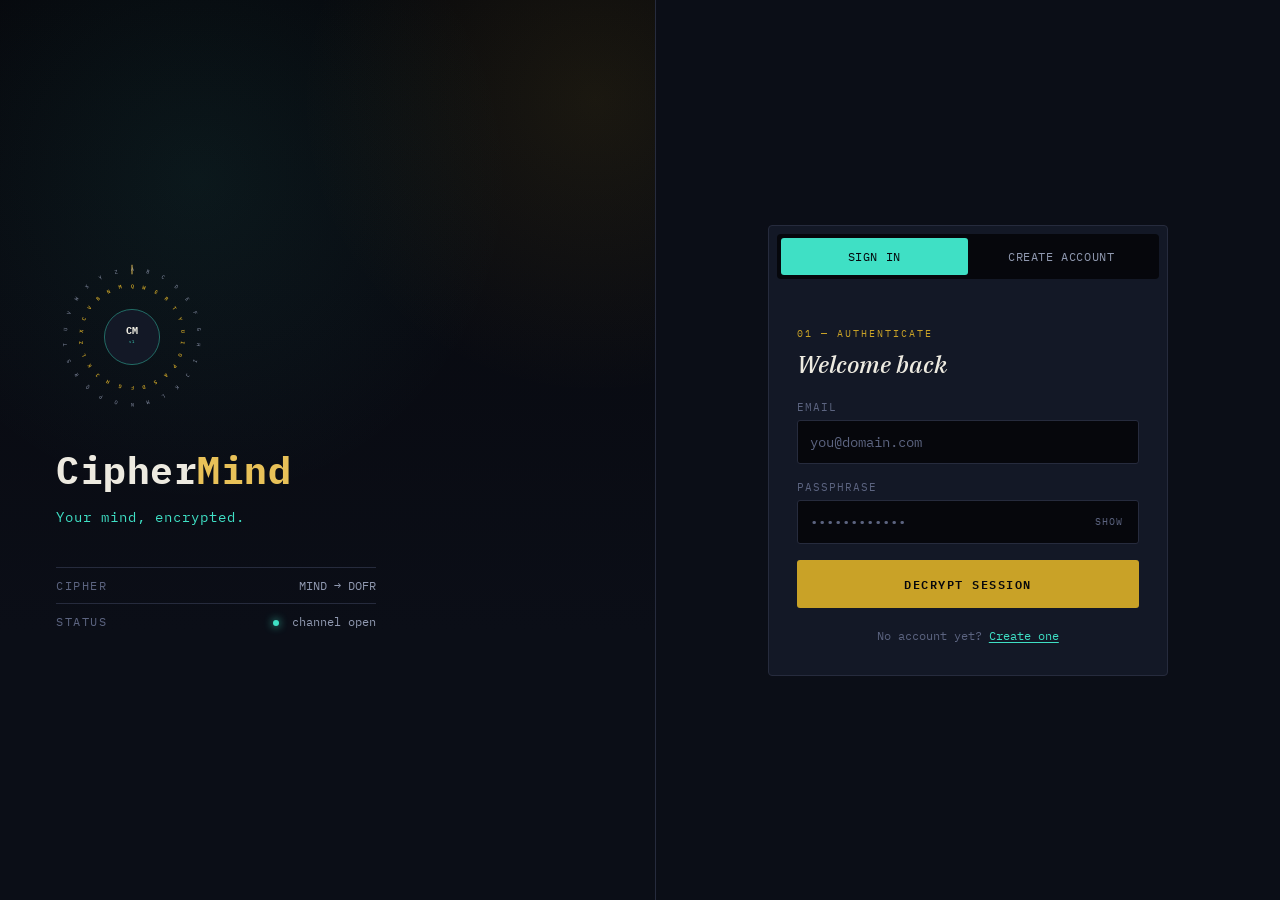
<file: index.html>
<!DOCTYPE html>
<html lang="en">
<head>
<meta charset="UTF-8">
<meta name="viewport" content="width=device-width, initial-scale=1.0">
<title>CipherMind — Access</title>
<link rel="icon" href="data:image/svg+xml,<svg xmlns=%22http://www.w3.org/2000/svg%22 viewBox=%220 0 100 100%22><circle cx=%2250%22 cy=%2250%22 r=%2245%22 fill=%22%230B0E17%22 stroke=%22%23C9A227%22 stroke-width=%224%22/><circle cx=%2250%22 cy=%2250%22 r=%2210%22 fill=%22%233FE0C5%22/></svg>">
<link rel="preconnect" href="https://fonts.googleapis.com">
<link rel="preconnect" href="https://fonts.gstatic.com" crossorigin>
<link href="https://fonts.googleapis.com/css2?family=IBM+Plex+Mono:wght@400;500;600;700&family=IBM+Plex+Serif:ital,wght@0,400;0,500;1,400&display=swap" rel="stylesheet">
<link rel="stylesheet" href="style.css">
</head>
<body>

<div class="stage">

  <section class="identity-panel" aria-hidden="false">
    <div class="identity-panel__glow"></div>

    <div class="wordmark">
      <svg class="wheel" viewBox="0 0 320 320" role="img" aria-label="CipherMind cipher wheel logo">
        <g id="wheelOuter" class="wheel__ring wheel__ring--outer"></g>
        <g id="wheelInner" class="wheel__ring wheel__ring--inner"></g>
        <circle cx="160" cy="160" r="58" class="wheel__hub"></circle>
        <circle cx="160" cy="160" r="58" class="wheel__hub-ring"></circle>
        <text x="160" y="153" class="wheel__hub-label">CM</text>
        <text x="160" y="172" class="wheel__hub-sub">v1</text>
        <line x1="160" y1="8" x2="160" y2="28" class="wheel__pointer"></line>
      </svg>
    </div>

    <h1 class="brand-name">Cipher<span>Mind</span></h1>

    <p class="tagline" id="tagline" data-text="Your mind, encrypted.">Your mind, encrypted.</p>

    <dl class="specs">
      <div class="specs__row">
        <dt>cipher</dt>
        <dd id="specCipher">— — — — — —</dd>
      </div>
      <div class="specs__row">
        <dt>status</dt>
        <dd><span class="dot dot--live"></span> channel open</dd>
      </div>
    </dl>
  </section>

  <section class="auth-panel">
    <div class="auth-card">

      <div class="tabs" role="tablist" aria-label="Authentication mode">
        <button class="tab" id="tabLogin" role="tab" aria-selected="true" aria-controls="panelLogin">Sign in</button>
        <button class="tab" id="tabRegister" role="tab" aria-selected="false" aria-controls="panelRegister">Create account</button>
        <span class="tabs__indicator" id="tabIndicator"></span>
      </div>

      <form class="panel panel--active" id="panelLogin" role="tabpanel" aria-labelledby="tabLogin" novalidate>
        <p class="panel__eyebrow">01 — Authenticate</p>
        <h2 class="panel__title">Welcome back</h2>

        <label class="field">
          <span class="field__label">Email</span>
          <input type="email" name="email" id="loginEmail" autocomplete="email" required placeholder="you@domain.com">
        </label>

        <label class="field">
          <span class="field__label">Passphrase</span>
          <div class="field__input-row">
            <input type="password" name="password" id="loginPassword" autocomplete="current-password" required placeholder="••••••••••••">
            <button type="button" class="field__toggle" data-toggle-for="loginPassword" aria-label="Show passphrase">show</button>
          </div>
        </label>

        <p class="form-error" id="loginError" role="alert" aria-live="polite"></p>

        <button type="submit" class="btn btn--primary" id="loginSubmit">
          <span class="btn__label">Decrypt session</span>
          <span class="btn__spinner" aria-hidden="true"></span>
        </button>

        <p class="panel__footnote">No account yet? <button type="button" class="linklike" data-switch="register">Create one</button></p>
      </form>

      <form class="panel" id="panelRegister" role="tabpanel" aria-labelledby="tabRegister" novalidate hidden>
        <p class="panel__eyebrow">01 — Enroll</p>
        <h2 class="panel__title">Generate a new key</h2>

        <label class="field">
          <span class="field__label">Name</span>
          <input type="text" name="name" id="registerName" autocomplete="name" required placeholder="Ada Lovelace">
        </label>

        <label class="field">
          <span class="field__label">Email</span>
          <input type="email" name="email" id="registerEmail" autocomplete="email" required placeholder="you@domain.com">
        </label>

        <label class="field">
          <span class="field__label">Passphrase</span>
          <div class="field__input-row">
            <input type="password" name="password" id="registerPassword" autocomplete="new-password" required minlength="8" placeholder="min. 8 characters">
            <button type="button" class="field__toggle" data-toggle-for="registerPassword" aria-label="Show passphrase">show</button>
          </div>
        </label>

        <div class="strength" aria-hidden="true">
          <div class="strength__bars">
            <span class="strength__bar" data-bar="0"></span>
            <span class="strength__bar" data-bar="1"></span>
            <span class="strength__bar" data-bar="2"></span>
            <span class="strength__bar" data-bar="3"></span>
          </div>
          <span class="strength__label" id="strengthLabel">key strength</span>
        </div>

        <p class="form-error" id="registerError" role="alert" aria-live="polite"></p>
        <p class="form-success" id="registerSuccess" role="status" aria-live="polite"></p>

        <button type="submit" class="btn btn--primary" id="registerSubmit">
          <span class="btn__label">Generate key</span>
          <span class="btn__spinner" aria-hidden="true"></span>
        </button>

        <p class="panel__footnote">Already enrolled? <button type="button" class="linklike" data-switch="login">Sign in</button></p>
      </form>

    </div>

    <p class="config-warning" id="configWarning" hidden>
      ⚠ Backend not configured — set <code>API_BASE</code> in <code>app.js</code> to your deployed Apps Script URL.
    </p>
  </section>

</div>

<script src="app.js"></script>
</body>
</html>
</file>
<file: style.css>
/* ===========================================================
   CIPHERMIND — design tokens
   ink & brass mechanical cipher, with a bioluminescent signal accent
   =========================================================== */
:root{
  --ink:        #0B0E17;
  --ink-deep:   #06070C;
  --panel:      #131826;
  --panel-2:    #171D2E;
  --border:     #262B3D;
  --border-lit: #3A3F58;

  --brass:      #C9A227;
  --brass-hi:   #E8C158;
  --signal:     #3FE0C5;
  --signal-dim: #23806F;

  --text:       #EDEAE0;
  --text-dim:   #9099B0;
  --text-faint: #5C6480;

  --error:      #E4573D;
  --success:    #3FE0C5;

  --font-mono:  'IBM Plex Mono', ui-monospace, monospace;
  --font-serif: 'IBM Plex Serif', Georgia, serif;

  --radius: 4px;
  --ease: cubic-bezier(.22,.9,.32,1);
}

*{ box-sizing: border-box; }
html,body{ height:100%; }
body{
  margin:0;
  background: var(--ink);
  color: var(--text);
  font-family: var(--font-serif);
  -webkit-font-smoothing: antialiased;
}
::selection{ background: var(--signal); color: var(--ink-deep); }

button{ font-family: inherit; }

@media (prefers-reduced-motion: reduce){
  *{ animation-duration: 0.001ms !important; animation-iteration-count: 1 !important; transition-duration: 0.001ms !important; }
}

/* ===========================================================
   Layout
   =========================================================== */
.stage{
  min-height: 100vh;
  display: grid;
  grid-template-columns: 1.05fr 1fr;
}

@media (max-width: 880px){
  .stage{ grid-template-columns: 1fr; }
}

/* ---------- Identity (left) panel ---------- */
.identity-panel{
  position: relative;
  background:
    radial-gradient(80% 60% at 30% 20%, rgba(63,224,197,0.07), transparent 60%),
    linear-gradient(180deg, var(--ink-deep), var(--ink) 70%);
  border-right: 1px solid var(--border);
  padding: 64px 56px;
  display: flex;
  flex-direction: column;
  align-items: flex-start;
  justify-content: center;
  overflow: hidden;
}

.identity-panel__glow{
  position:absolute;
  width: 640px; height: 640px;
  right: -260px; top: -220px;
  background: radial-gradient(circle, rgba(201,162,39,0.10), transparent 65%);
  pointer-events:none;
}

@media (max-width: 880px){
  .identity-panel{ padding: 48px 32px 32px; }
}

.wordmark{ margin-bottom: 28px; }
.wheel{ width: 152px; height: 152px; }

.wheel__ring text{
  font-family: var(--font-mono);
  font-size: 11px;
  fill: var(--text-faint);
  text-anchor: middle;
}
.wheel__ring--outer{
  transform-origin: 160px 160px;
  animation: spin-cw 140s linear infinite;
}
.wheel__ring--outer text{ fill: var(--text-dim); }
.wheel__ring--inner{
  transform-origin: 160px 160px;
  animation: spin-ccw 90s linear infinite;
}
.wheel__ring--inner text{ fill: var(--brass); font-weight: 600; }

.wheel__hub{ fill: var(--panel); }
.wheel__hub-ring{ fill:none; stroke: var(--signal); stroke-width: 1.5; opacity: 0.6; }
.wheel__hub-label{
  font-family: var(--font-mono); font-weight: 700; font-size: 22px;
  fill: var(--text); text-anchor: middle;
}
.wheel__hub-sub{
  font-family: var(--font-mono); font-size: 9px; letter-spacing: 2px;
  fill: var(--signal); text-anchor: middle;
}
.wheel__pointer{ stroke: var(--brass-hi); stroke-width: 2; }

@keyframes spin-cw{ from{ transform: rotate(0deg);} to{ transform: rotate(360deg);} }
@keyframes spin-ccw{ from{ transform: rotate(0deg);} to{ transform: rotate(-360deg);} }

.brand-name{
  font-family: var(--font-mono);
  font-weight: 700;
  font-size: clamp(28px, 3.4vw, 38px);
  letter-spacing: 0.5px;
  margin: 0 0 14px;
  color: var(--text);
}
.brand-name span{ color: var(--brass-hi); }

.tagline{
  font-family: var(--font-mono);
  font-size: 14px;
  letter-spacing: 1px;
  color: var(--signal);
  min-height: 1.4em;
  margin: 0 0 40px;
}
.tagline .tc-fixed{ color: var(--signal); }
.tagline .tc-scramble{ color: var(--text-faint); }

.specs{ margin:0; width: 100%; max-width: 320px; }
.specs__row{
  display:flex; justify-content: space-between; align-items:center;
  padding: 10px 0; border-top: 1px solid var(--border);
  font-family: var(--font-mono); font-size: 12px;
}
.specs__row dt{ color: var(--text-faint); text-transform: uppercase; letter-spacing: 1.5px; }
.specs__row dd{ margin:0; color: var(--text-dim); }

.dot{ display:inline-block; width:6px; height:6px; border-radius:50%; margin-right:6px; }
.dot--live{ background: var(--signal); box-shadow: 0 0 8px var(--signal); animation: pulse 2s ease-in-out infinite; }
@keyframes pulse{ 0%,100%{ opacity:1;} 50%{ opacity:0.35;} }

/* ---------- Auth (right) panel ---------- */
.auth-panel{
  display:flex; flex-direction: column;
  align-items:center; justify-content:center;
  padding: 48px 32px;
  background: var(--ink);
}

.auth-card{
  width: 100%; max-width: 400px;
  background: var(--panel);
  border: 1px solid var(--border);
  border-radius: var(--radius);
  padding: 8px;
}

.tabs{
  position: relative;
  display: grid; grid-template-columns: 1fr 1fr;
  background: var(--ink-deep);
  border-radius: var(--radius);
  padding: 4px;
  margin-bottom: 28px;
}
.tab{
  position: relative; z-index: 2;
  background: transparent; border: none;
  color: var(--text-dim);
  font-family: var(--font-mono); font-size: 12px; letter-spacing: 0.6px;
  text-transform: uppercase;
  padding: 11px 8px;
  border-radius: 3px;
  cursor: pointer;
  transition: color .25s var(--ease);
}
.tab[aria-selected="true"]{ color: var(--ink-deep); }
.tabs__indicator{
  position:absolute; z-index:1; top:4px; left:4px;
  width: calc(50% - 4px); height: calc(100% - 8px);
  background: var(--signal);
  border-radius: 3px;
  transition: transform .3s var(--ease);
}

.panel{ padding: 20px 20px 24px; display:flex; flex-direction: column; gap: 16px; }
.panel[hidden]{ display:none; }

.panel__eyebrow{
  font-family: var(--font-mono); font-size: 10px; letter-spacing: 2px;
  text-transform: uppercase; color: var(--brass);
  margin: 0;
}
.panel__title{
  font-family: var(--font-serif); font-weight: 500; font-style: italic;
  font-size: 24px; margin: -8px 0 4px; color: var(--text);
}

.field{ display:flex; flex-direction: column; gap: 6px; }
.field__label{
  font-family: var(--font-mono); font-size: 11px; letter-spacing: 1px;
  text-transform: uppercase; color: var(--text-faint);
}
.field input{
  width: 100%;
  background: var(--ink-deep);
  border: 1px solid var(--border);
  color: var(--text);
  font-family: var(--font-mono);
  font-size: 14px;
  padding: 12px 12px;
  border-radius: 3px;
  outline: none;
  transition: border-color .2s var(--ease), box-shadow .2s var(--ease);
}
.field input::placeholder{ color: var(--text-faint); }
.field input:focus{
  border-color: var(--signal);
  box-shadow: 0 0 0 3px rgba(63,224,197,0.12);
}
.field__input-row{ position: relative; display:flex; align-items:center; }
.field__input-row input{ padding-right: 56px; }
.field__toggle{
  position:absolute; right: 10px;
  background: none; border: none; cursor: pointer;
  font-family: var(--font-mono); font-size: 10px; letter-spacing: 1px;
  text-transform: uppercase; color: var(--text-faint);
  padding: 4px 6px;
}
.field__toggle:hover{ color: var(--signal); }

.strength{ display:flex; align-items:center; gap: 10px; margin-top: -6px; }
.strength__bars{ display:flex; gap: 4px; flex: 1; }
.strength__bar{
  height: 3px; flex:1; background: var(--border); border-radius: 2px;
  transition: background .25s var(--ease);
}
.strength__bar.on--weak{ background: var(--error); }
.strength__bar.on--fair{ background: var(--brass); }
.strength__bar.on--strong{ background: var(--signal); }
.strength__label{
  font-family: var(--font-mono); font-size: 10px; letter-spacing: 1px;
  text-transform: uppercase; color: var(--text-faint);
  white-space: nowrap;
}

.form-error{
  margin:0; font-family: var(--font-mono); font-size: 12px;
  color: var(--error); min-height: 0;
}
.form-error:empty{ display:none; }
.form-success{
  margin:0; font-family: var(--font-mono); font-size: 12px;
  color: var(--success);
}
.form-success:empty{ display:none; }

.btn{
  position: relative;
  border: none; border-radius: 3px; cursor: pointer;
  padding: 14px 18px;
  font-family: var(--font-mono); font-size: 12px; letter-spacing: 1.5px;
  text-transform: uppercase;
  display:flex; align-items:center; justify-content:center; gap: 10px;
  transition: transform .15s var(--ease), filter .2s var(--ease);
}
.btn--primary{ background: var(--brass); color: var(--ink-deep); font-weight: 600; }
.btn--primary:hover{ filter: brightness(1.1); }
.btn--primary:active{ transform: translateY(1px); }
.btn:disabled{ opacity: .6; cursor: not-allowed; }

.btn__spinner{
  width: 13px; height: 13px; border-radius: 50%;
  border: 2px solid rgba(11,14,23,0.25);
  border-top-color: var(--ink-deep);
  display: none;
  animation: spin 0.7s linear infinite;
}
.btn.is-loading .btn__spinner{ display:inline-block; }
.btn.is-loading .btn__label{ opacity: .7; }
@keyframes spin{ to{ transform: rotate(360deg); } }

.panel__footnote{
  margin: 4px 0 0; text-align:center;
  font-family: var(--font-mono); font-size: 12px; color: var(--text-faint);
}
.linklike{
  background:none; border:none; cursor:pointer;
  color: var(--signal); font-family: inherit; font-size: inherit;
  text-decoration: underline; text-underline-offset: 2px;
  padding: 0;
}

.config-warning{
  max-width: 400px; margin-top: 16px;
  font-family: var(--font-mono); font-size: 11px; line-height: 1.6;
  color: var(--brass); background: rgba(201,162,39,0.08);
  border: 1px solid rgba(201,162,39,0.3); border-radius: 3px;
  padding: 10px 12px;
}
.config-warning code{ color: var(--brass-hi); }
/* ===========================================================
   CIPHERMIND — dashboard additions (appended to style.css)
   =========================================================== */

.app-body{ background: var(--ink); }

.app-shell{
  min-height: 100vh;
  display: grid;
  grid-template-columns: 240px 1fr;
}
@media (max-width: 880px){
  .app-shell{ grid-template-columns: 1fr; }
}

/* ---- Sidebar ---- */
.side-nav{
  background: var(--ink-deep);
  border-right: 1px solid var(--border);
  padding: 28px 20px;
  display: flex;
  flex-direction: column;
  gap: 32px;
}
@media (max-width: 880px){
  .side-nav{
    flex-direction: row;
    align-items: center;
    justify-content: space-between;
    padding: 14px 18px;
    border-right: none;
    border-bottom: 1px solid var(--border);
  }
  .side-nav__links{ flex-direction: row; overflow-x: auto; }
}

.side-nav__brand{ display:flex; align-items:center; gap:10px; }
.side-nav__mark{
  width: 34px; height: 34px; border-radius: 50%;
  background: var(--panel); border: 1px solid var(--signal);
  color: var(--brass-hi); font-family: var(--font-mono); font-weight:700; font-size:13px;
  display:flex; align-items:center; justify-content:center;
}
.side-nav__name{ font-family: var(--font-mono); font-weight:700; font-size:15px; color: var(--text); }
.side-nav__name span{ color: var(--brass-hi); }

.side-nav__links{ display:flex; flex-direction: column; gap: 4px; flex:1; }
.nav-link{
  text-align:left;
  background: transparent; border: none; cursor:pointer;
  color: var(--text-dim);
  font-family: var(--font-mono); font-size: 13px; letter-spacing: .4px;
  padding: 10px 12px; border-radius: 3px;
  transition: background .2s var(--ease), color .2s var(--ease);
  white-space: nowrap;
}
.nav-link:hover{ color: var(--text); background: rgba(255,255,255,0.03); }
.nav-link.is-active{ color: var(--ink-deep); background: var(--signal); font-weight:600; }

.side-nav__user{ display:flex; flex-direction: column; gap: 10px; }
.user-chip{ display:flex; flex-direction: column; gap: 4px; }
.user-chip__name{ font-family: var(--font-mono); font-size: 12px; color: var(--text); }

.tier-badge{
  align-self: flex-start;
  font-family: var(--font-mono); font-size: 10px; letter-spacing: 1px; text-transform: uppercase;
  padding: 3px 8px; border-radius: 10px;
  border: 1px solid var(--border-lit); color: var(--text-faint);
}
.tier-badge--basic{ color: var(--brass-hi); border-color: var(--brass); }
.tier-badge--pro{ color: var(--signal); border-color: var(--signal); }
.tier-badge--premium{ color: var(--ink-deep); background: var(--brass-hi); border-color: var(--brass-hi); }

/* ---- Main / views ---- */
.app-main{ padding: 40px 48px; max-width: 880px; }
@media (max-width: 880px){ .app-main{ padding: 24px 20px; } }

.view{ display:none; }
.view.view--active{ display:block; }

.view__header{ display:flex; align-items:flex-end; justify-content:space-between; gap:16px; margin-bottom: 24px; }
.view__eyebrow{ font-family: var(--font-mono); font-size: 11px; letter-spacing: 2px; text-transform: uppercase; color: var(--brass); margin: 0 0 6px; }
.view__title{ font-family: var(--font-serif); font-style: italic; font-weight: 500; font-size: 30px; margin: 0; color: var(--text); }
.view__sub{ color: var(--text-dim); font-family: var(--font-mono); font-size: 12px; margin: 6px 0 0; }
.view__header-actions{ display:flex; gap: 8px; }

.btn--sm{ padding: 9px 14px; font-size: 11px; }
.btn--ghost{ background: transparent; border: 1px solid var(--border-lit); color: var(--text); }
.btn--ghost:hover{ border-color: var(--signal); color: var(--signal); }

.disclaimer{
  font-family: var(--font-mono); font-size: 11px; color: var(--text-faint);
  border-left: 2px solid var(--brass); padding-left: 12px; margin: -8px 0 20px;
}

/* ---- Compose / forms ---- */
.compose-card{
  background: var(--panel); border: 1px solid var(--border); border-radius: var(--radius);
  padding: 16px; display:flex; flex-direction: column; gap: 10px; margin-bottom: 20px;
}
.compose-card input, .compose-card .select{
  background: var(--ink-deep); border: 1px solid var(--border); color: var(--text);
  font-family: var(--font-mono); font-size: 13px; padding: 10px 12px; border-radius: 3px; outline:none;
}
.compose-card input:focus, .compose-card .select:focus{ border-color: var(--signal); }
.compose-card__actions{ display:flex; justify-content: flex-end; gap: 12px; align-items:center; }

.lock-notice{
  font-family: var(--font-mono); font-size: 12px; color: var(--text-dim);
  background: rgba(201,162,39,0.06); border: 1px solid rgba(201,162,39,0.25);
  border-radius: 3px; padding: 10px 12px; margin-bottom: 16px;
}
.lock-notice .brass{ color: var(--brass-hi); }

/* ---- Card list (feed / posts) ---- */
.card-list{ display:flex; flex-direction: column; gap: 14px; }
.empty-state{ font-family: var(--font-mono); font-size: 12px; color: var(--text-faint); padding: 20px 0; }

.post-card{
  background: var(--panel); border: 1px solid var(--border); border-radius: var(--radius); padding: 16px;
}
.post-card__head{ display:flex; justify-content: space-between; margin-bottom: 8px; }
.post-card__author{ font-family: var(--font-mono); font-size: 12px; color: var(--brass-hi); }
.post-card__time{ font-family: var(--font-mono); font-size: 11px; color: var(--text-faint); }
.post-card__text{ color: var(--text); font-family: var(--font-serif); font-size: 15px; line-height: 1.6; margin: 0 0 8px; }
.post-card__media{ width: 100%; border-radius: 3px; margin-bottom: 8px; display:block; }
.post-card__caption{ font-family: var(--font-mono); font-size: 12px; color: var(--text-dim); margin: 0; }

/* ---- Groups ---- */
.group-card{ background: var(--panel); border: 1px solid var(--border); border-radius: var(--radius); padding: 16px; }
.group-card__name{ font-family: var(--font-serif); font-style: italic; font-size: 18px; color: var(--text); margin: 0 0 4px; }
.group-card__desc{ font-family: var(--font-mono); font-size: 12px; color: var(--text-dim); margin: 0 0 12px; }
.group-card__actions{ display:flex; gap: 8px; }

/* ---- Ideas / Jobs ---- */
.idea-card, .job-card{ background: var(--panel); border: 1px solid var(--border); border-radius: var(--radius); padding: 16px; }
.idea-card__title, .job-card__title{ font-family: var(--font-serif); font-style: italic; font-size: 17px; color: var(--text); margin: 0 0 6px; }
.idea-card__summary{ font-family: var(--font-mono); font-size: 12px; color: var(--text-dim); line-height: 1.6; margin: 0 0 8px; }
.idea-card__risk{ font-family: var(--font-mono); font-size: 11px; color: var(--brass-hi); margin: 0; }
.job-card__meta{ font-family: var(--font-mono); font-size: 12px; color: var(--text-dim); margin: 0 0 12px; }

/* ---- Upgrade / tiers ---- */
.tier-grid{ display:grid; grid-template-columns: repeat(3, 1fr); gap: 16px; }
@media (max-width: 760px){ .tier-grid{ grid-template-columns: 1fr; } }

.tier-card{
  background: var(--panel); border: 1px solid var(--border); border-radius: var(--radius);
  padding: 22px; display:flex; flex-direction: column; gap: 14px;
}
.tier-card--highlight{ border-color: var(--brass); box-shadow: 0 0 0 1px var(--brass) inset; }
.tier-card__name{ font-family: var(--font-mono); text-transform: uppercase; letter-spacing: 1.5px; font-size: 12px; color: var(--text-faint); margin:0; }
.tier-card__price{ font-family: var(--font-serif); font-style: italic; font-size: 28px; color: var(--text); margin:0; }
.tier-card__features{ list-style: none; padding:0; margin:0; display:flex; flex-direction: column; gap:8px; }
.tier-card__features li{ font-family: var(--font-mono); font-size: 12px; color: var(--text-dim); padding-left: 14px; position: relative; }
.tier-card__features li::before{ content:"—"; position:absolute; left:0; color: var(--signal); }
</file>
